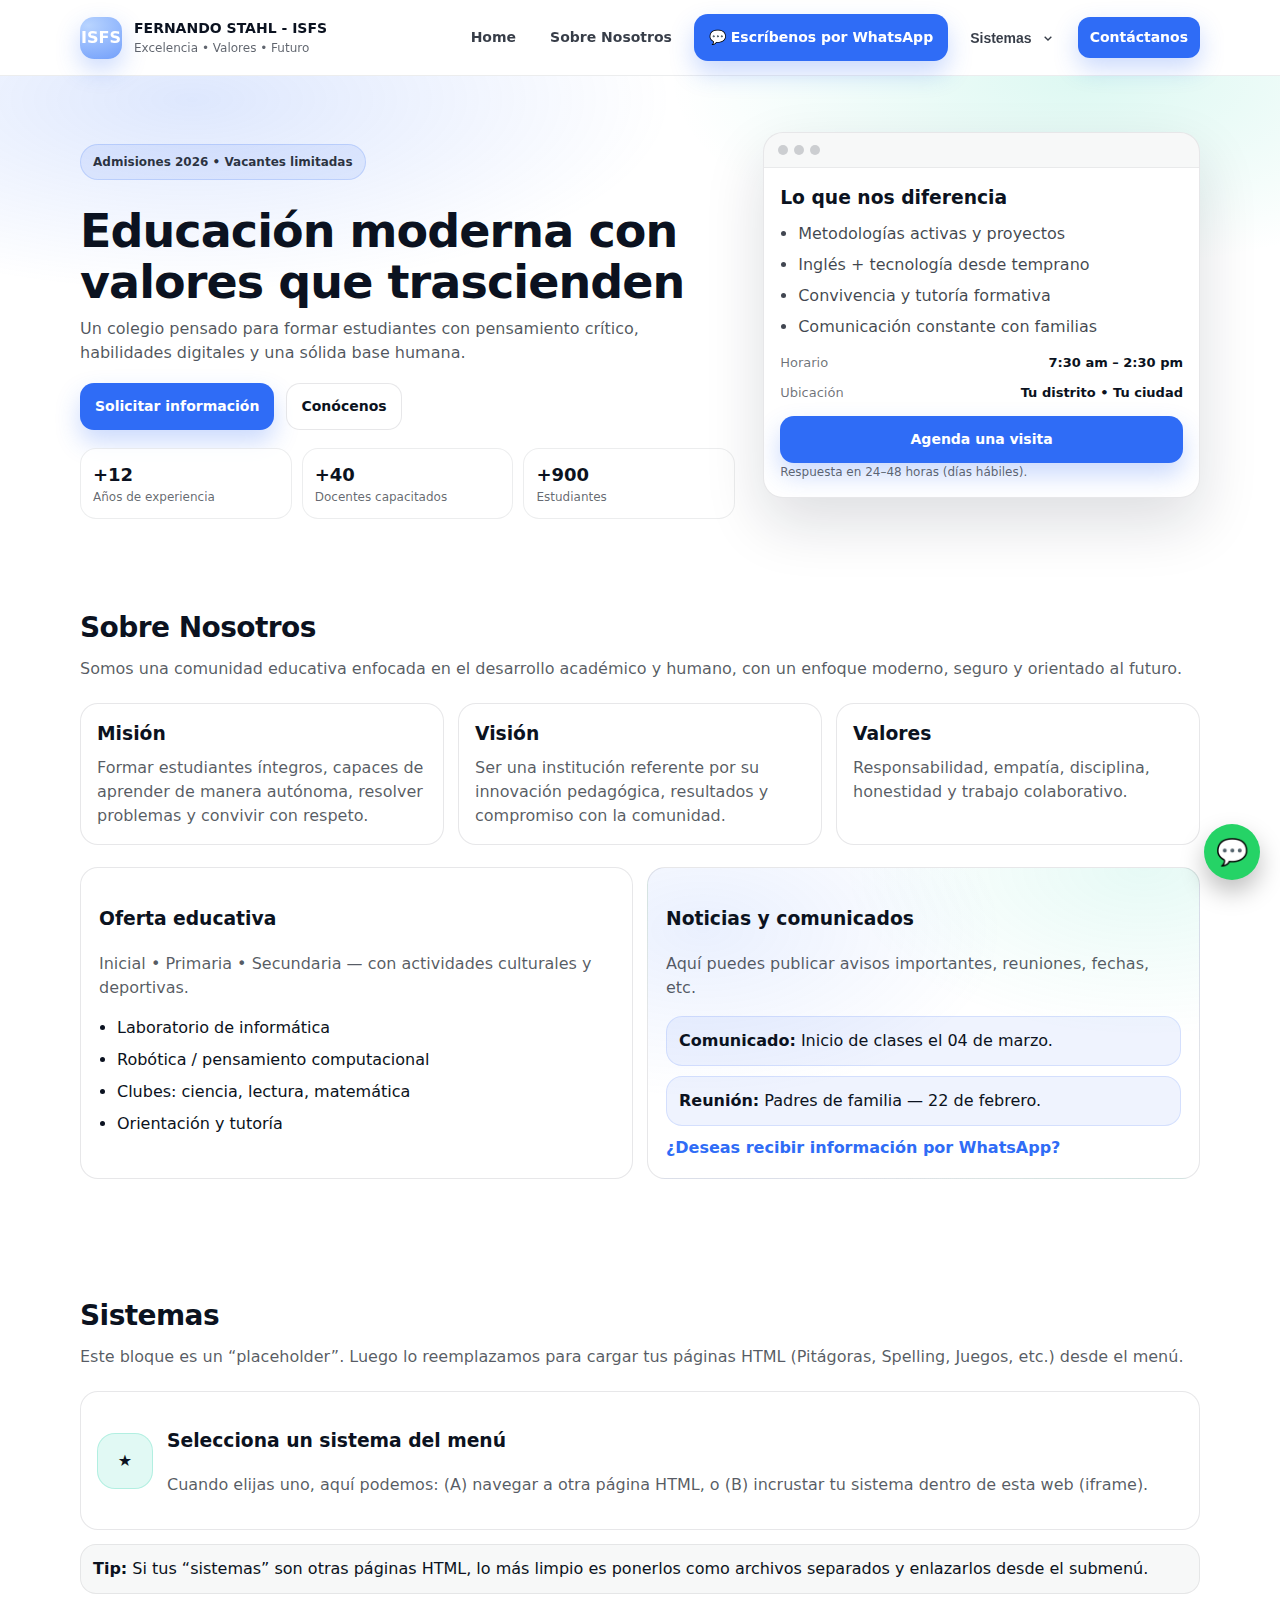
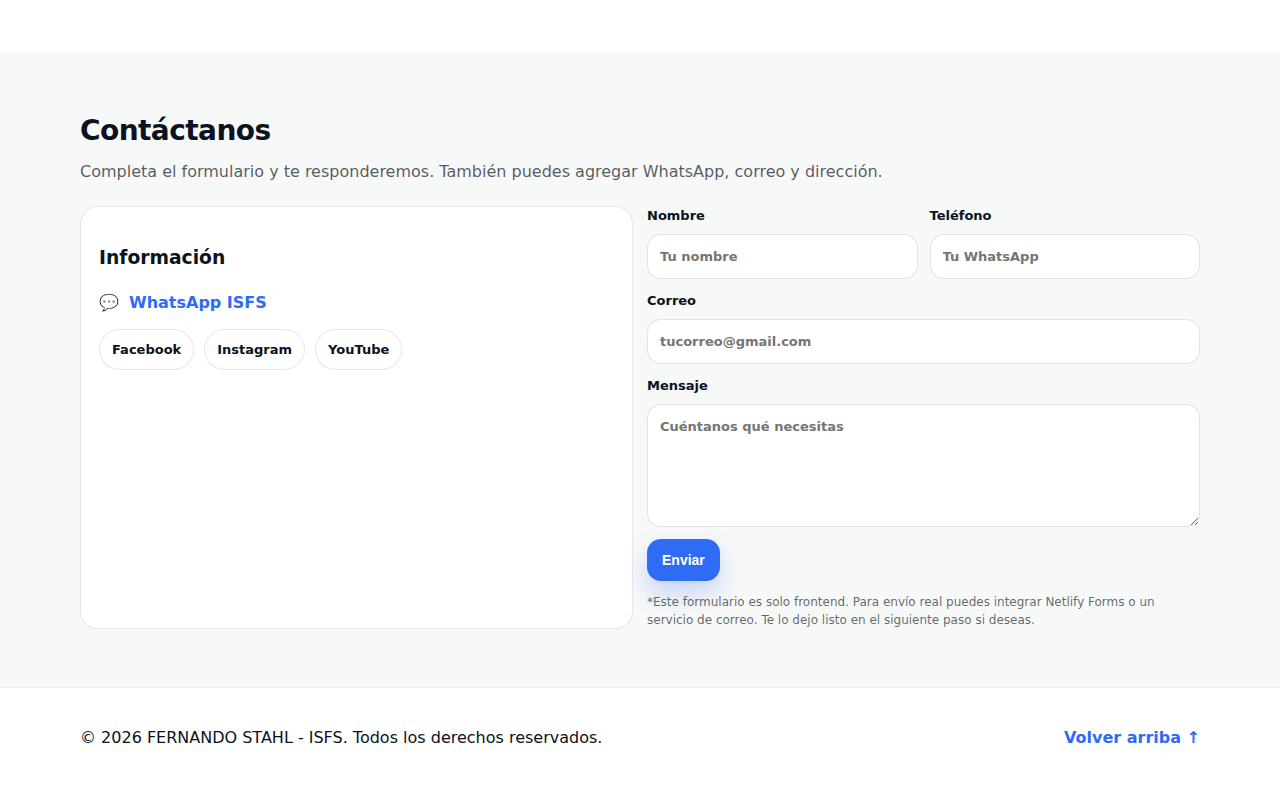
<file: index.html>
<!doctype html>
<html lang="es">
  <head>
    <meta charset="UTF-8" />
    <meta name="viewport" content="width=device-width, initial-scale=1.0" />
    <title>FERNANDO STAHL - ISFS</title>

    <meta name="description" content="Sitio oficial de FERNANDO STAHL - ISFS: formación integral, excelencia académica y valores." />

    <link rel="stylesheet" href="styles.css" />
  </head>

  <body>
    <!-- Header -->
    <header class="header" id="top">
      <div class="container header__inner">
        <a class="brand" href="#home" aria-label="Ir a inicio">
          <div class="brand__logo" aria-hidden="true">ISFS</div>
<div class="brand__text">
  <strong>FERNANDO STAHL - ISFS</strong>
  <span>Excelencia • Valores • Futuro</span>
</div>
        </a>

        <button class="nav__toggle" id="navToggle" aria-label="Abrir menú" aria-expanded="false">
          <span></span><span></span><span></span>
        </button>

        <nav class="nav" id="nav">
          <a class="nav__link" href="#home">Home</a>
          <a class="nav__link" href="#about">Sobre Nosotros</a>
          <a
  href="https://wa.me/51997371687?text=Quiero%20mas%20informacion%20de%20la%20institucion"
  target="_blank"
  rel="noopener"
  class="btn btn--primary"
>
  💬 Escríbenos por WhatsApp
</a>


          <!-- Dropdown: SISTEMAS -->
          <!-- Dropdown: SISTEMAS -->
<div class="dropdown">
  <button class="dropdown__btn" type="button" aria-haspopup="true" aria-expanded="false">
    Sistemas
    <svg width="16" height="16" viewBox="0 0 24 24" aria-hidden="true">
      <path d="M7 10l5 5 5-5" fill="none" stroke="currentColor" stroke-width="2" />
    </svg>
  </button>

  <div class="dropdown__menu" role="menu" aria-label="Submenú de sistemas">
    <a role="menuitem" class="dropdown__item" href="./sistemas/teorema-de-pitagoras/index.html">
      Teorema de Pitágoras
    </a>

    <a role="menuitem" class="dropdown__item" href="./sistemas/spelling-english/index.html">
      Spelling English
    </a>

    <a role="menuitem" class="dropdown__item" href="./sistemas/juegos-matematicos/index.html">
      Juegos Matemáticos
    </a>

    <a role="menuitem" class="dropdown__item" href="./sistemas/sumas-y-restas/index.html">
      Sumas y Restas
    </a>
    <a role="menuitem" class="dropdown__item" href="./sistemas/razones-trigonometricas/index.html">
  Razones Trigonométricas
</a>

    <div class="dropdown__divider" aria-hidden="true"></div>

    <a role="menuitem" class="dropdown__item" href="./index.html#contact">
      Solicitar acceso
    </a>
  </div>
</div>


          <a class="nav__link nav__cta" href="#contact">Contáctanos</a>
        </nav>
      </div>
    </header>

    <main>
      <!-- Hero -->
      <section class="hero" id="home">
        <div class="container hero__grid">
          <div class="hero__content">
            <p class="badge">Admisiones 2026 • Vacantes limitadas</p>
            <h1>Educación moderna con valores que trascienden</h1>
            <p class="lead">
              Un colegio pensado para formar estudiantes con pensamiento crítico,
              habilidades digitales y una sólida base humana.
            </p>
            <div class="hero__actions">
              <a class="btn btn--primary" href="#contact">Solicitar información</a>
              <a class="btn btn--ghost" href="#about">Conócenos</a>
            </div>

            <div class="stats">
              <div class="stat">
                <strong>+12</strong>
                <span>Años de experiencia</span>
              </div>
              <div class="stat">
                <strong>+40</strong>
                <span>Docentes capacitados</span>
              </div>
              <div class="stat">
                <strong>+900</strong>
                <span>Estudiantes</span>
              </div>
            </div>
          </div>

          <div class="hero__card" aria-label="Tarjeta informativa">
            <div class="hero__cardTop">
              <span class="dot"></span><span class="dot"></span><span class="dot"></span>
            </div>
            <div class="hero__cardBody">
              <h3>Lo que nos diferencia</h3>
              <ul class="checklist">
                <li>Metodologías activas y proyectos</li>
                <li>Inglés + tecnología desde temprano</li>
                <li>Convivencia y tutoría formativa</li>
                <li>Comunicación constante con familias</li>
              </ul>

              <div class="mini">
                <div class="mini__item">
                  <span class="mini__label">Horario</span>
                  <span class="mini__value">7:30 am – 2:30 pm</span>
                </div>
                <div class="mini__item">
                  <span class="mini__label">Ubicación</span>
                  <span class="mini__value">Tu distrito • Tu ciudad</span>
                </div>
              </div>

              <a class="btn btn--primary btn--full" href="#contact">Agenda una visita</a>
              <p class="small">Respuesta en 24–48 horas (días hábiles).</p>
            </div>
          </div>
        </div>
      </section>

      <!-- About -->
      <section class="section" id="about">
        <div class="container">
          <div class="section__head">
            <h2>Sobre Nosotros</h2>
            <p>
              Somos una comunidad educativa enfocada en el desarrollo académico y humano,
              con un enfoque moderno, seguro y orientado al futuro.
            </p>
          </div>

          <div class="cards">
            <article class="card">
              <h3>Misión</h3>
              <p>
                Formar estudiantes íntegros, capaces de aprender de manera autónoma,
                resolver problemas y convivir con respeto.
              </p>
            </article>

            <article class="card">
              <h3>Visión</h3>
              <p>
                Ser una institución referente por su innovación pedagógica, resultados
                y compromiso con la comunidad.
              </p>
            </article>

            <article class="card">
              <h3>Valores</h3>
              <p>
                Responsabilidad, empatía, disciplina, honestidad y trabajo colaborativo.
              </p>
            </article>
          </div>

          <div class="grid2">
            <div class="panel">
              <h3>Oferta educativa</h3>
              <p class="muted">
                Inicial • Primaria • Secundaria — con actividades culturales y deportivas.
              </p>
              <ul class="bullets">
                <li>Laboratorio de informática</li>
                <li>Robótica / pensamiento computacional</li>
                <li>Clubes: ciencia, lectura, matemática</li>
                <li>Orientación y tutoría</li>
              </ul>
            </div>

            <div class="panel panel--soft">
              <h3>Noticias y comunicados</h3>
              <p class="muted">
                Aquí puedes publicar avisos importantes, reuniones, fechas, etc.
              </p>
              <div class="notice">
                <strong>Comunicado:</strong> Inicio de clases el 04 de marzo.
              </div>
              <div class="notice">
                <strong>Reunión:</strong> Padres de familia — 22 de febrero.
              </div>
              <a class="link" href="#contact">¿Deseas recibir información por WhatsApp?</a>
            </div>
          </div>
        </div>
      </section>

      <!-- SISTEMAS (placeholder) -->
      <section class="section" id="sistemas">
        <div class="container">
          <div class="section__head">
            <h2>Sistemas</h2>
            <p>
              Este bloque es un “placeholder”. Luego lo reemplazamos para cargar tus
              páginas HTML (Pitágoras, Spelling, Juegos, etc.) desde el menú.
            </p>
          </div>

          <div class="systemBox" id="systemBox">
            <div class="systemBox__icon">★</div>
            <div>
              <h3 id="systemTitle">Selecciona un sistema del menú</h3>
              <p class="muted" id="systemDesc">
                Cuando elijas uno, aquí podemos:
                (A) navegar a otra página HTML, o
                (B) incrustar tu sistema dentro de esta web (iframe).
              </p>
            </div>
          </div>

          <div class="hint">
            <strong>Tip:</strong> Si tus “sistemas” son otras páginas HTML, lo más limpio es
            ponerlos como archivos separados y enlazarlos desde el submenú.
          </div>
        </div>
      </section>

      <!-- Contact -->
      <section class="section section--alt" id="contact">
        <div class="container">
          <div class="section__head">
            <h2>Contáctanos</h2>
            <p>
              Completa el formulario y te responderemos. También puedes agregar WhatsApp,
              correo y dirección.
            </p>
          </div>

          <div class="grid2">
            <div class="panel">
              <h3>Información</h3>
              <ul class="info">
                <li>
  <span>💬</span>
  <a
    href="https://wa.me/51997371687?text=Quiero%20mas%20informacion%20de%20la%20institucion"
    target="_blank"
    rel="noopener"
    class="link"
  >
    WhatsApp ISFS
  </a>
</li>

              </ul>

              <div class="social">
                <a class="pill" href="#" aria-label="Facebook">Facebook</a>
                <a class="pill" href="#" aria-label="Instagram">Instagram</a>
                <a class="pill" href="#" aria-label="YouTube">YouTube</a>
              </div>
            </div>

            <form class="form" id="contactForm" novalidate>
              <div class="form__row">
                <label>
                  Nombre
                  <input type="text" name="name" placeholder="Tu nombre" required />
                </label>
                <label>
                  Teléfono
                  <input type="tel" name="phone" placeholder="Tu WhatsApp" />
                </label>
              </div>

              <label>
                Correo
                <input type="email" name="email" placeholder="tucorreo@gmail.com" required />
              </label>

              <label>
                Mensaje
                <textarea name="message" rows="5" placeholder="Cuéntanos qué necesitas" required></textarea>
              </label>

              <div class="form__actions">
                <button class="btn btn--primary" type="submit">Enviar</button>
                <p class="small" id="formMsg" aria-live="polite"></p>
              </div>

              <p class="small muted">
                *Este formulario es solo frontend. Para envío real puedes integrar Netlify Forms
                o un servicio de correo. Te lo dejo listo en el siguiente paso si deseas.
              </p>
            </form>
          </div>
        </div>
      </section>
    </main>

    <!-- Footer -->
    <footer class="footer">
      <div class="container footer__inner">
        <p>© <span id="year"></span> FERNANDO STAHL - ISFS. Todos los derechos reservados.</p>
        <a class="link" href="#top">Volver arriba ↑</a>
      </div>
    </footer>

    <script src="app.js"></script>
    <a
  href="https://wa.me/51997371687?text=Quiero%20mas%20informacion%20de%20la%20institucion"
  target="_blank"
  rel="noopener"
  class="whatsapp-float"
  aria-label="WhatsApp ISFS"
>
  💬
</a>

  </body>
</html>
</file>
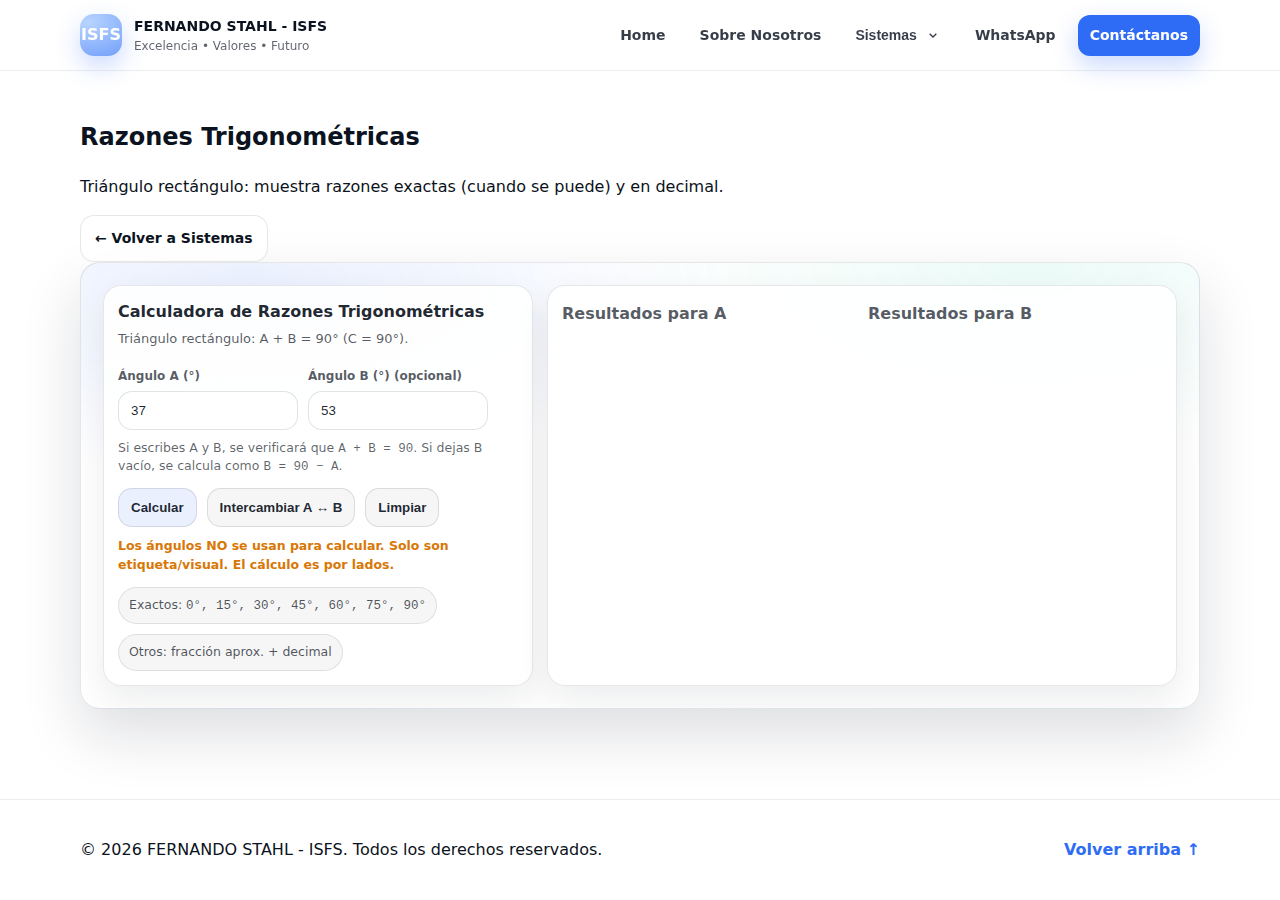
<file: sistemas/razones-trigonometricas/index.html>
<!doctype html>
<html lang="es">
<head>
  <meta charset="utf-8" />
  <meta name="viewport" content="width=device-width,initial-scale=1" />
  <title>Razones Trigonométricas | FERNANDO STAHL - ISFS</title>

  <!-- Estilos del colegio -->
  <link rel="stylesheet" href="../../styles.css" />
  <!-- Layout compartido -->
  <link rel="stylesheet" href="../../shared/site-layout.css" />
  <!-- Estilos del sistema -->
  <link rel="stylesheet" href="./styles.css" />
</head>

<body>
  <div class="pageShell">
    <!-- Header ISFS -->
    <header class="header" id="top">
      <div class="container header__inner">
        <a class="brand" href="../../index.html#home" aria-label="Ir a inicio">
          <div class="brand__logo" aria-hidden="true">ISFS</div>
          <div class="brand__text">
            <strong>FERNANDO STAHL - ISFS</strong>
            <span>Excelencia • Valores • Futuro</span>
          </div>
        </a>

        <button class="nav__toggle" id="navToggle" aria-label="Abrir menú" aria-expanded="false">
          <span></span><span></span><span></span>
        </button>

        <nav class="nav" id="nav">
          <a class="nav__link" href="../../index.html#home">Home</a>
          <a class="nav__link" href="../../index.html#about">Sobre Nosotros</a>

          <!-- Dropdown Sistemas -->
          <div class="dropdown">
            <button class="dropdown__btn" type="button" aria-haspopup="true" aria-expanded="false">
              Sistemas
              <svg width="16" height="16" viewBox="0 0 24 24" aria-hidden="true">
                <path d="M7 10l5 5 5-5" fill="none" stroke="currentColor" stroke-width="2" />
              </svg>
            </button>

            <div class="dropdown__menu" role="menu" aria-label="Submenú de sistemas">
              <a role="menuitem" class="dropdown__item" href="../teorema-de-pitagoras/index.html">Teorema de Pitágoras</a>
              <a role="menuitem" class="dropdown__item" href="../spelling-english/index.html">Spelling English</a>

              <!-- ✅ NUEVO -->
              <a role="menuitem" class="dropdown__item" href="../razones-trigonometricas/index.html">Razones Trigonométricas</a>

              <a role="menuitem" class="dropdown__item" href="../juegos-matematicos/index.html">Juegos Matemáticos</a>
              <a role="menuitem" class="dropdown__item" href="../sumas-y-restas/index.html">Sumas y Restas</a>

              <div class="dropdown__divider" aria-hidden="true"></div>
              <a role="menuitem" class="dropdown__item" href="../../index.html#contact">Solicitar acceso</a>
            </div>
          </div>

          <a class="nav__link" href="https://wa.me/51997371687?text=Quiero%20mas%20informacion%20de%20la%20institucion" target="_blank" rel="noopener">
            WhatsApp
          </a>

          <a class="nav__link nav__cta" href="../../index.html#contact">Contáctanos</a>
        </nav>
      </div>
    </header>

    <!-- Contenido -->
    <main class="pageMain">
      <div class="systemContainer">
        <div class="systemTopBar">
          <div>
            <h2 class="systemTitle">Razones Trigonométricas</h2>
            <p class="systemSubtitle">Triángulo rectángulo: muestra razones exactas (cuando se puede) y en decimal.</p>
          </div>

          <a class="btn btn--ghost" href="../../index.html#sistemas">← Volver a Sistemas</a>
        </div>

        <div class="systemFrame systemFrame--light">
          <div class="systemInner">
            <!-- Sistema -->
            <div class="rtWrap">
              <div class="rtGrid">
                <section class="rtCard">
                  <div class="rtTitle">
                    <h3>Calculadora de Razones Trigonométricas</h3>
                    <p>Triángulo rectángulo: A + B = 90° (C = 90°).</p>
                  </div>

                  <div class="rtRow">
                    <div>
                      <label for="a">Ángulo A (°)</label>
                      <input id="a" type="number" step="0.0001" value="37" min="0" max="90" />
                    </div>
                    <div>
                      <label for="b">Ángulo B (°) (opcional)</label>
                      <input id="b" type="number" step="0.0001" value="53" min="0" max="90" />
                    </div>
                  </div>

                  <div class="rtSmall">
                    Si escribes A y B, se verificará que <span class="mono">A + B = 90</span>.  
                    Si dejas B vacío, se calcula como <span class="mono">B = 90 − A</span>.
                  </div>

                  <div class="rtBtns">
                    <button id="calc" type="button">Calcular</button>
                    <button id="swap" type="button" class="secondary">Intercambiar A ↔ B</button>
                    <button id="clear" type="button" class="secondary">Limpiar</button>
                  </div>

                  <div class="rtStatus" id="status"></div>

                  <div class="rtKpi">
                    <div class="chip">Exactos: <span class="mono">0°, 15°, 30°, 45°, 60°, 75°, 90°</span></div>
                    <div class="chip">Otros: fracción aprox. + decimal</div>
                  </div>
                </section>

                <section class="rtCard">
                  <div class="rtSplit">
                    <div>
                      <div class="mutedHead">Resultados para A</div>
                      <div id="outA"></div>
                    </div>
                    <div>
                      <div class="mutedHead">Resultados para B</div>
                      <div id="outB"></div>
                    </div>
                  </div>
                </section>
              </div>
            </div>
            <!-- /Sistema -->
          </div>
        </div>
      </div>
    </main>

    <!-- Footer -->
    <footer class="footer">
      <div class="container footer__inner">
        <p>© <span id="year"></span> FERNANDO STAHL - ISFS. Todos los derechos reservados.</p>
        <a class="link" href="#top">Volver arriba ↑</a>
      </div>
    </footer>
  </div>

  <!-- Navbar -->
  <script src="../../shared/site-layout.js"></script>
  <script>
    document.getElementById("year").textContent = new Date().getFullYear();
  </script>

  <!-- JS del sistema -->
  <script src="./app.js"></script>
</body>
</html>
</file>
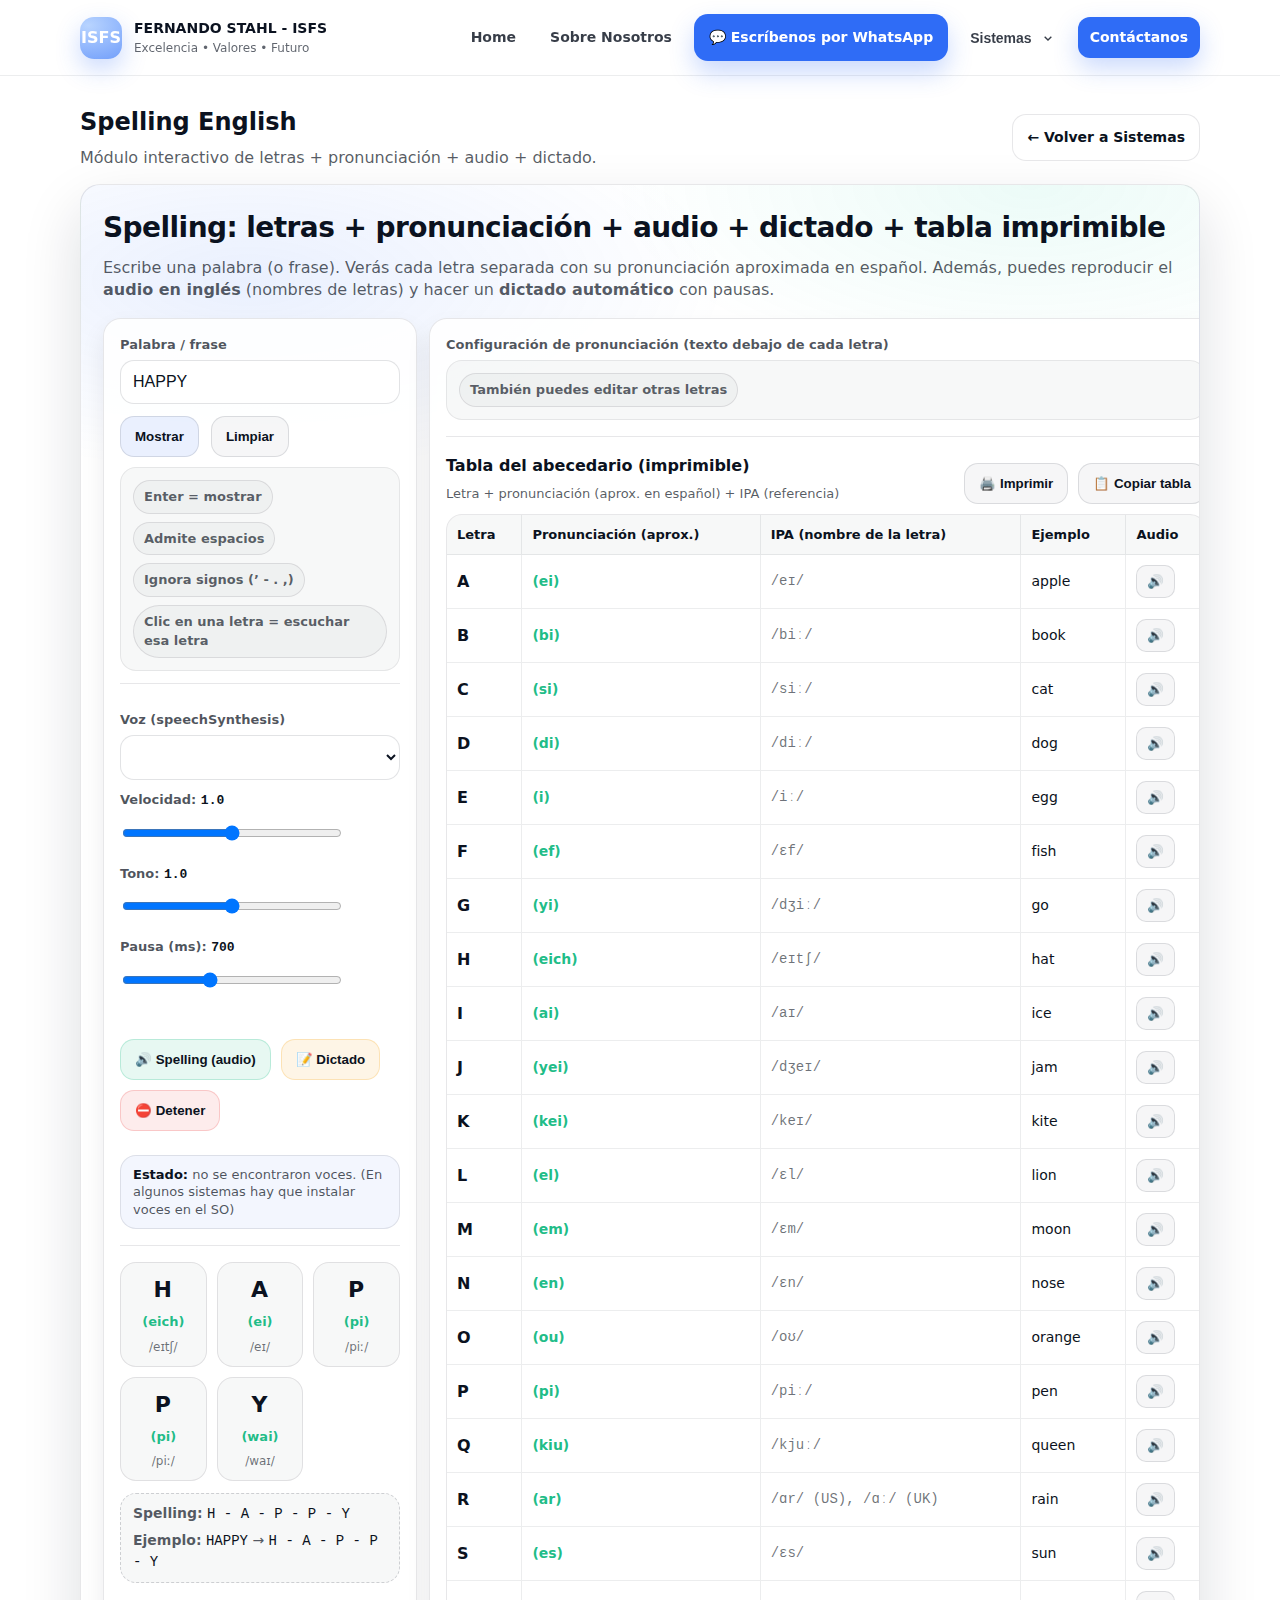
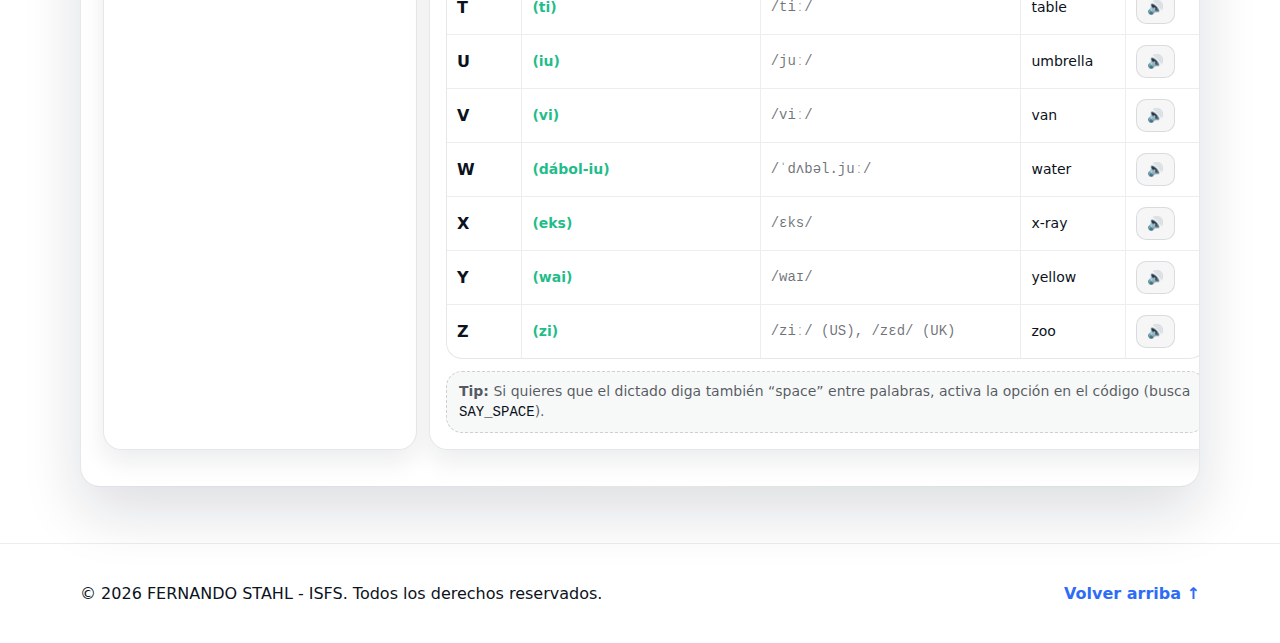
<file: sistemas/spelling-english/index.html>
<!doctype html>
<html lang="es">
<head>
  <meta charset="utf-8" />
  <meta name="viewport" content="width=device-width,initial-scale=1" />
  <title>Spelling English | FERNANDO STAHL - ISFS</title>


  <!-- Estilos del colegio -->
  <link rel="stylesheet" href="../../styles.css" />
  <!-- Estilos puente para integrar páginas -->
  <link rel="stylesheet" href="../../shared/site-layout.css" />
  <!-- Estilos del sistema -->
  <link rel="stylesheet" href="./styles.css" />
</head>

<body>
  <div class="pageShell">
    <!-- Header del colegio -->
    <header class="header" id="top">
      <div class="container header__inner">
        <a class="brand" href="../../index.html#home" aria-label="Ir a inicio">
          <div class="brand__logo" aria-hidden="true">ISFS</div>
<div class="brand__text">
  <strong>FERNANDO STAHL - ISFS</strong>
  <span>Excelencia • Valores • Futuro</span>
</div>

        </a>

        <button class="nav__toggle" id="navToggle" aria-label="Abrir menú" aria-expanded="false">
          <span></span><span></span><span></span>
        </button>

        <nav class="nav" id="nav">
          <a class="nav__link" href="../../index.html#home">Home</a>
          <a class="nav__link" href="../../index.html#about">Sobre Nosotros</a>
          <a
  href="https://wa.me/51997371687?text=Quiero%20mas%20informacion%20de%20la%20institucion"
  target="_blank"
  rel="noopener"
  class="btn btn--primary"
>
  💬 Escríbenos por WhatsApp
</a>


          <!-- Dropdown: SISTEMAS -->
          <div class="dropdown">
            <button class="dropdown__btn" type="button" aria-haspopup="true" aria-expanded="false">
              Sistemas
              <svg width="16" height="16" viewBox="0 0 24 24" aria-hidden="true">
                <path d="M7 10l5 5 5-5" fill="none" stroke="currentColor" stroke-width="2" />
              </svg>
            </button>

            <div class="dropdown__menu" role="menu" aria-label="Submenú de sistemas">
              <a role="menuitem" class="dropdown__item" href="../teorema-de-pitagoras/index.html">
                Teorema de Pitágoras
              </a>

              <a role="menuitem" class="dropdown__item" href="../spelling-english/index.html">
                Spelling English
              </a>

              <a role="menuitem" class="dropdown__item" href="../juegos-matematicos/index.html">
                Juegos Matemáticos
              </a>

              <a role="menuitem" class="dropdown__item" href="../sumas-y-restas/index.html">
                Sumas y Restas
              </a>
              <a role="menuitem" class="dropdown__item" href="../razones-trigonometricas/index.html">
  Razones Trigonométricas
</a>

              <div class="dropdown__divider" aria-hidden="true"></div>

              <a role="menuitem" class="dropdown__item" href="../../index.html#contact">
                Solicitar acceso
              </a>
            </div>
          </div>

          <a class="nav__link nav__cta" href="../../index.html#contact">Contáctanos</a>
        </nav>
      </div>
    </header>

    <!-- Contenido -->
    <main class="pageMain">
      <div class="systemContainer">
        <div style="display:flex; justify-content:space-between; align-items:center; gap:12px; flex-wrap:wrap; margin: 0 0 14px;">
          <div>
            <h2 style="margin:0;">Spelling English</h2>
            <p style="margin:6px 0 0; color: rgba(11,18,32,0.70);">
              Módulo interactivo de letras + pronunciación + audio + dictado.
            </p>
          </div>

          <a class="btn btn--ghost" href="../../index.html#sistemas">← Volver a Sistemas</a>
        </div>

        <!-- Frame para contener tu sistema -->
        <div class="systemFrame systemFrame--light">
  <div class="systemInner">
    <div class="wrap">
            <h1>Spelling: letras + pronunciación + audio + dictado + tabla imprimible</h1>
            <p>
              Escribe una palabra (o frase). Verás cada letra separada con su pronunciación aproximada en español.
              Además, puedes reproducir el <b>audio en inglés</b> (nombres de letras) y hacer un <b>dictado automático</b> con pausas.
            </p>

            <div class="two">
              <div class="card">
                <div class="row">
                  <div style="flex:1; min-width:260px;">
                    <label for="word">Palabra / frase</label>
                    <input id="word" type="text" placeholder="Ej: HAPPY" autocomplete="off" />
                  </div>

                  <div>
                    <button id="btnShow">Mostrar</button>
                  </div>
                  <div>
                    <button id="btnClear" class="secondary">Limpiar</button>
                  </div>
                </div>

                <div class="hint">
                  <span class="pill">Enter = mostrar</span>
                  <span class="pill">Admite espacios</span>
                  <span class="pill">Ignora signos (’ - . ,)</span>
                  <span class="pill">Clic en una letra = escuchar esa letra</span>
                </div>

                <div class="controls">
                  <div class="mini">
                    <div>
                      <label for="voice">Voz (speechSynthesis)</label>
                      <select id="voice"></select>
                    </div>

                    <div class="rangeWrap">
                      <label for="rate">Velocidad: <span id="rateLabel" class="mono">1.0</span></label>
                      <input id="rate" type="range" min="0.6" max="1.4" value="1.0" step="0.1" />
                    </div>

                    <div class="rangeWrap">
                      <label for="pitch">Tono: <span id="pitchLabel" class="mono">1.0</span></label>
                      <input id="pitch" type="range" min="0.7" max="1.3" value="1.0" step="0.1" />
                    </div>

                    <div class="rangeWrap">
                      <label for="pause">Pausa (ms): <span id="pauseLabel" class="mono">700</span></label>
                      <input id="pause" type="range" min="250" max="1400" value="700" step="50" />
                    </div>
                  </div>

                  <div class="mini">
                    <button id="btnSpeakWord" class="good" title="Dice el spelling (A, B, C...)">🔊 Spelling (audio)</button>
                    <button id="btnDictation" class="warn" title="Dictado automático con resaltado y pausas">📝 Dictado</button>
                    <button id="btnStop" class="danger" title="Detener audio/dictado">⛔ Detener</button>
                  </div>
                </div>

                <div id="status" class="status">
                  <b>Estado:</b> listo. (Si no aparecen voces, espera 1–2 segundos; algunos navegadores cargan las voces con retraso.)
                </div>

                <div class="result" id="result" aria-live="polite"></div>
              </div>

              <div class="card">
                <div class="row" style="align-items:flex-end;">
                  <div style="flex:1; min-width:260px;">
                    <label>Configuración de pronunciación (texto debajo de cada letra)</label>
                    <div class="hint" style="margin-top:0;">
                      <span class="pill">También puedes editar otras letras</span>
                    </div>
                  </div>
                </div>

                <div class="result">
                  <div style="display:flex; justify-content:space-between; align-items:center; gap:10px; flex-wrap:wrap;">
                    <div>
                      <h3 style="margin:0 0 6px; font-size:16px;">Tabla del abecedario (imprimible)</h3>
                      <div style="color:var(--muted); font-size:13px;">Letra + pronunciación (aprox. en español) + IPA (referencia)</div>
                    </div>
                    <div class="printBar">
                      <button id="btnPrint" class="secondary">🖨️ Imprimir</button>
                      <button id="btnCopyTable" class="secondary" title="Copia como texto">📋 Copiar tabla</button>
                    </div>
                  </div>

                  <div class="tableWrap" style="margin-top:10px;">
                    <table id="alphaTable" aria-label="Tabla del abecedario">
                      <thead>
                        <tr>
                          <th>Letra</th>
                          <th>Pronunciación (aprox.)</th>
                          <th>IPA (nombre de la letra)</th>
                          <th>Ejemplo</th>
                          <th>Audio</th>
                        </tr>
                      </thead>
                      <tbody id="alphaBody"></tbody>
                    </table>
                  </div>

                  <div class="inline" style="margin-top:12px;">
                    <b>Tip:</b> Si quieres que el dictado diga también “space” entre palabras, activa la opción en el código (busca <span class="mono">SAY_SPACE</span>).
                  </div>
                </div>
              </div>
            </div>
          </div>
          </div>
          <!-- /Tu sistema -->
        </div>
      </div>
    </main>

    <!-- Footer del colegio (mismo estilo que tu index principal) -->
    <footer class="footer">
      <div class="container footer__inner">
        <p>© <span id="year"></span> FERNANDO STAHL - ISFS. Todos los derechos reservados.</p>
        <a class="link" href="#top">Volver arriba ↑</a>
      </div>
    </footer>
  </div>

  <!-- JS para navbar/dropdown -->
  <script src="../../shared/site-layout.js"></script>
  <!-- Año en footer -->
  <script>
    document.getElementById("year").textContent = new Date().getFullYear();
  </script>

  <!-- JS del sistema -->
  <script src="./app.js"></script>
</body>
</html>
</file>
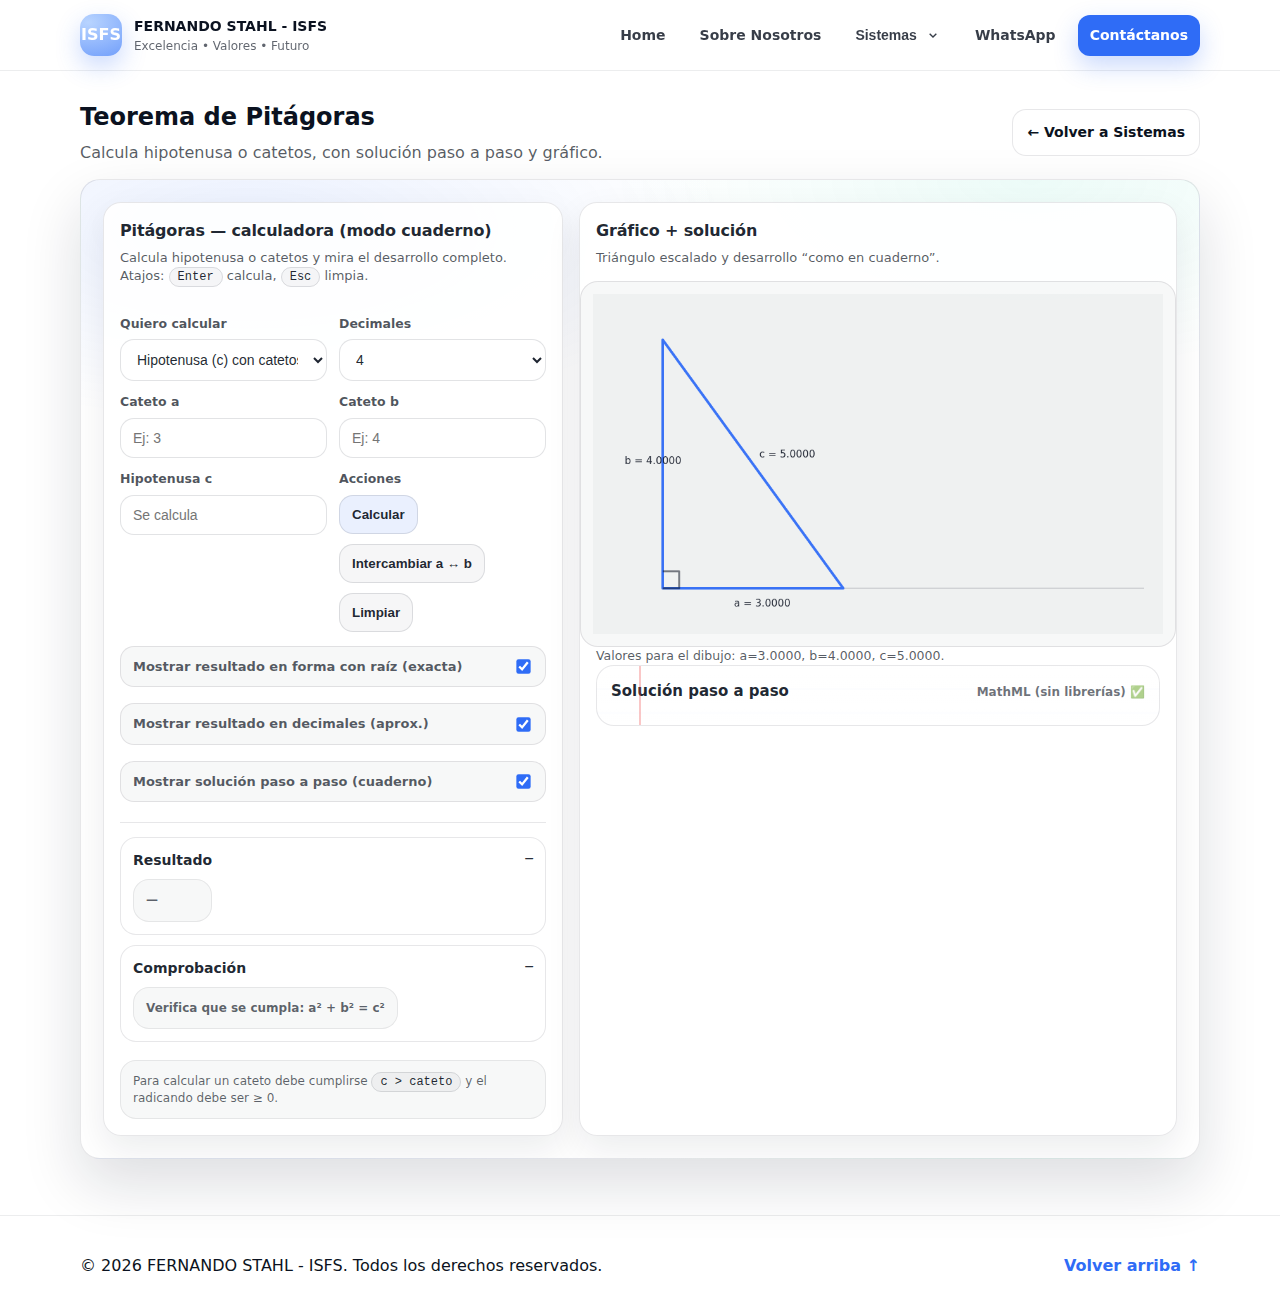
<file: sistemas/teorema-de-pitagoras/index.html>
<!doctype html>
<html lang="es">
<head>
  <meta charset="utf-8" />
  <meta name="viewport" content="width=device-width,initial-scale=1" />
  <title>Teorema de Pitágoras | FERNANDO STAHL - ISFS</title>

  <!-- Estilos del sitio principal -->
  <link rel="stylesheet" href="../../styles.css" />
  <!-- Estilos puente (layout sistemas) -->
  <link rel="stylesheet" href="../../shared/site-layout.css" />
  <!-- Estilos del sistema -->
  <link rel="stylesheet" href="./styles.css" />
</head>

<body>
  <div class="pageShell">
    <!-- Header del colegio -->
    <header class="header" id="top">
      <div class="container header__inner">
        <a class="brand" href="../../index.html#home" aria-label="Ir a inicio">
          <div class="brand__logo" aria-hidden="true">ISFS</div>
          <div class="brand__text">
            <strong>FERNANDO STAHL - ISFS</strong>
            <span>Excelencia • Valores • Futuro</span>
          </div>
        </a>

        <button class="nav__toggle" id="navToggle" aria-label="Abrir menú" aria-expanded="false">
          <span></span><span></span><span></span>
        </button>

        <nav class="nav" id="nav">
          <a class="nav__link" href="../../index.html#home">Home</a>
          <a class="nav__link" href="../../index.html#about">Sobre Nosotros</a>

          <div class="dropdown">
            <button class="dropdown__btn" type="button" aria-haspopup="true" aria-expanded="false">
              Sistemas
              <svg width="16" height="16" viewBox="0 0 24 24" aria-hidden="true">
                <path d="M7 10l5 5 5-5" fill="none" stroke="currentColor" stroke-width="2" />
              </svg>
            </button>

            <div class="dropdown__menu" role="menu" aria-label="Submenú de sistemas">
              <a role="menuitem" class="dropdown__item" href="../teorema-de-pitagoras/index.html">Teorema de Pitágoras</a>
              <a role="menuitem" class="dropdown__item" href="../spelling-english/index.html">Spelling English</a>
              <a role="menuitem" class="dropdown__item" href="../juegos-matematicos/index.html">Juegos Matemáticos</a>
              <a role="menuitem" class="dropdown__item" href="../sumas-y-restas/index.html">Sumas y Restas</a>
              <a role="menuitem" class="dropdown__item" href="../razones-trigonometricas/index.html">
  Razones Trigonométricas
</a>

              <div class="dropdown__divider" aria-hidden="true"></div>

              <a role="menuitem" class="dropdown__item" href="../../index.html#contact">Solicitar acceso</a>
            </div>
          </div>

          <a class="nav__link" href="https://wa.me/51997371687?text=Quiero%20mas%20informacion%20de%20la%20institucion" target="_blank" rel="noopener">
            WhatsApp
          </a>

          <a class="nav__link nav__cta" href="../../index.html#contact">Contáctanos</a>
        </nav>
      </div>
    </header>

    <!-- Contenido -->
    <main class="pageMain">
      <div class="systemContainer">
        <div class="systemTopBar">
          <div>
            <h2 class="systemTitle">Teorema de Pitágoras</h2>
            <p class="systemSubtitle">Calcula hipotenusa o catetos, con solución paso a paso y gráfico.</p>
          </div>

          <a class="btn btn--ghost" href="../../index.html#sistemas">← Volver a Sistemas</a>
        </div>

        <div class="systemFrame systemFrame--light">
          <div class="systemInner">
            <!-- Sistema -->
            <div class="pWrap">
              <!-- Panel izquierdo -->
              <section class="pCard">
                <header class="pHeader">
                  <h3 class="pH3">Pitágoras — calculadora (modo cuaderno)</h3>
                  <p class="pSub">
                    Calcula hipotenusa o catetos y mira el desarrollo completo.
                    Atajos: <span class="kbd">Enter</span> calcula, <span class="kbd">Esc</span> limpia.
                  </p>
                </header>

                <div class="pContent">
                  <div class="row">
                    <div>
                      <label for="mode">Quiero calcular</label>
                      <select id="mode">
                        <option value="hyp">Hipotenusa (c) con catetos (a, b)</option>
                        <option value="catA">Cateto a con (c, b)</option>
                        <option value="catB">Cateto b con (c, a)</option>
                      </select>
                    </div>
                    <div>
                      <label for="decimals">Decimales</label>
                      <select id="decimals">
                        <option value="2">2</option>
                        <option value="3">3</option>
                        <option value="4" selected>4</option>
                        <option value="6">6</option>
                      </select>
                    </div>
                  </div>

                  <div class="row mt12">
                    <div>
                      <label for="a">Cateto a</label>
                      <input id="a" type="number" inputmode="decimal" step="any" min="0" placeholder="Ej: 3" />
                    </div>
                    <div>
                      <label for="b">Cateto b</label>
                      <input id="b" type="number" inputmode="decimal" step="any" min="0" placeholder="Ej: 4" />
                    </div>
                  </div>

                  <div class="row mt12">
                    <div>
                      <label for="c">Hipotenusa c</label>
                      <input id="c" type="number" inputmode="decimal" step="any" min="0" placeholder="Ej: 5" />
                    </div>
                    <div>
                      <label>Acciones</label>
                      <div class="controls">
                        <button id="btnCalc" type="button">Calcular</button>
                        <button id="btnSwap" class="ghost" type="button">Intercambiar a ↔ b</button>
                        <button id="btnClear" class="ghost" type="button">Limpiar</button>
                      </div>
                    </div>
                  </div>

                  <div class="toggles">
                    <label class="toggle">
                      <span>Mostrar resultado en forma con raíz (exacta)</span>
                      <input id="showRadical" type="checkbox" checked />
                    </label>

                    <label class="toggle">
                      <span>Mostrar resultado en decimales (aprox.)</span>
                      <input id="showDecimal" type="checkbox" checked />
                    </label>

                    <label class="toggle">
                      <span>Mostrar solución paso a paso (cuaderno)</span>
                      <input id="showSteps" type="checkbox" checked />
                    </label>
                  </div>

                  <div id="error" class="error" role="alert"></div>

                  <div class="out">
                    <div class="pill">
                      <div>
                        <strong>Resultado</strong>
                        <div class="hint" id="resultHint">—</div>
                      </div>
                      <div class="rhs" id="resultValue">—</div>
                    </div>

                    <div class="pill">
                      <div>
                        <strong>Comprobación</strong>
                        <div class="hint">Verifica que se cumpla: a² + b² = c²</div>
                      </div>
                      <div class="rhs" id="checkValue">—</div>
                    </div>

                    <div class="hint">
                      Para calcular un cateto debe cumplirse <span class="kbd">c &gt; cateto</span> y el radicando debe ser ≥ 0.
                    </div>
                  </div>
                </div>
              </section>

              <!-- Panel derecho -->
              <section class="pCard">
                <header class="pHeader">
                  <h3 class="pH3">Gráfico + solución</h3>
                  <p class="pSub">Triángulo escalado y desarrollo “como en cuaderno”.</p>
                </header>

                <div class="canvasWrap">
                  <canvas id="cv" width="900" height="520"></canvas>
                </div>

                <div class="legend" id="legend">—</div>

                <div class="notebook" id="stepsBox">
                  <div class="nbTitle">
                    <div>Solución paso a paso</div>
                    <small>MathML (sin librerías) ✅</small>
                  </div>
                  <ol class="steps" id="stepsList"></ol>
                  <div class="stepNote" id="stepsNote"></div>
                </div>
              </section>
            </div>
            <!-- /Sistema -->
          </div>
        </div>
      </div>
    </main>

    <!-- Footer del colegio -->
    <footer class="footer">
      <div class="container footer__inner">
        <p>© <span id="year"></span> FERNANDO STAHL - ISFS. Todos los derechos reservados.</p>
        <a class="link" href="#top">Volver arriba ↑</a>
      </div>
    </footer>
  </div>

  <!-- JS navbar/dropdown -->
  <script src="../../shared/site-layout.js"></script>
  <script>
    document.getElementById("year").textContent = new Date().getFullYear();
  </script>

  <!-- JS del sistema -->
  <script src="./app.js"></script>
</body>
</html>
</file>
<file: shared/site-layout.css>
/* Integra páginas de sistemas con el header/footer del colegio */
.pageShell {
  min-height: 100vh;
  display: flex;
  flex-direction: column;
}

.pageMain {
  flex: 1;
  padding: 28px 0 56px;
}

/* Contenedor para que el sistema no se pegue a los bordes */
.systemContainer {
  width: min(1120px, 92%);
  margin: 0 auto;
}

/* “Tarjeta” para que el sistema se vea pro dentro del sitio */
.systemFrame {
  border-radius: 18px;
  overflow: hidden;
  border: 1px solid rgba(15, 23, 42, 0.10);
  background: rgba(255,255,255,0.8);
}

/* Integra páginas de sistemas con el header/footer del colegio */
.pageShell {
  min-height: 100vh;
  display: flex;
  flex-direction: column;
}

.pageMain {
  flex: 1;
  padding: 28px 0 56px;
}

.systemContainer {
  width: min(1120px, 92%);
  margin: 0 auto;
}

/* Frame con estilo del sitio principal */
.systemFrame{
  border-radius: 20px;
  overflow: visible; /* ✅ permite scroll interno horizontal */
  border: 1px solid rgba(15, 23, 42, 0.10);
  background: white;
  box-shadow: 0 25px 60px rgba(15,23,42,0.14);
}

/* Mantenemos el borde redondeado aquí (solo visual) */
.systemInner{
  border-radius: 20px;
  overflow: hidden;
}

.systemFrame--light{
  background:
    radial-gradient(800px 320px at 15% 5%, rgba(47,108,246,0.10), transparent 60%),
    radial-gradient(700px 320px at 85% 0%, rgba(12,206,161,0.08), transparent 60%),
    white;
}

.systemInner{
  padding: 18px;
}

@media (min-width: 920px){
  .systemInner{ padding: 22px; }
}

/* ===== FIX SCROLL EN MÓVIL (páginas de sistemas) ===== */
html, body{
  height: auto !important;
  min-height: 100% !important;
}

body{
  overflow-y: auto !important;
  overflow-x: hidden !important;
  -webkit-overflow-scrolling: touch;
}

.pageShell{
  min-height: 100dvh;
}

.pageMain{
  overflow: visible !important;
}
</file>
<file: sistemas/razones-trigonometricas/styles.css>
/* ===== Razones Trigonométricas - estilo claro acorde ISFS ===== */

.rtWrap{
  width: min(1100px, 100%);
  margin: 0 auto;
}

.rtGrid{
  display:grid;
  grid-template-columns: 1fr;
  gap: 14px;
}

@media (min-width: 980px){
  .rtGrid{ grid-template-columns: 430px 1fr; }
}

.rtCard{
  background: rgba(255,255,255,0.88);
  border: 1px solid rgba(15,23,42,0.10);
  border-radius: 18px;
  box-shadow: 0 14px 35px rgba(15,23,42,0.08);
  padding: 14px;
  overflow: hidden;
}

.rtTitle h3{
  margin: 0 0 6px;
  font-size: 16px;
  color: rgba(11,18,32,0.92);
}
.rtTitle p{
  margin: 0 0 10px;
  color: rgba(11,18,32,0.70);
  font-size: 13px;
  line-height: 1.35;
}

.rtRow{
  display:flex;
  gap:10px;
  flex-wrap:wrap;
  align-items:flex-end;
}

label{
  display:block;
  color: rgba(11,18,32,0.70);
  font-size: 12px;
  margin:10px 0 6px;
  font-weight: 800;
}

input[type="number"]{
  width: 180px;
  max-width: 100%;
  padding: 11px 12px;
  border-radius: 14px;
  border:1px solid rgba(15,23,42,0.12);
  background: white;
  color: rgba(11,18,32,0.92);
  outline:none;
}

input[type="number"]:focus{
  border-color: rgba(47,108,246,0.55);
  box-shadow: 0 0 0 4px rgba(47,108,246,0.12);
}

.rtSmall{
  font-size:12.5px;
  color: rgba(11,18,32,0.66);
  line-height:1.35;
  margin-top: 10px;
}

.rtBtns{
  display:flex;
  gap:10px;
  flex-wrap:wrap;
  margin-top:12px;
}

button{
  cursor:pointer;
  border:1px solid rgba(15,23,42,0.12);
  background: rgba(47,108,246,0.10);
  color: rgba(11,18,32,0.92);
  padding:11px 12px;
  border-radius:14px;
  font-weight:900;
}
button:hover{ background: rgba(47,108,246,0.16); }
button:active{ transform: translateY(1px); }

button.secondary{
  background: rgba(15,23,42,0.04);
  font-weight:800;
}
button.secondary:hover{ background: rgba(15,23,42,0.07); }

.rtStatus{
  margin-top:10px;
  font-size:12.5px;
  color: rgba(11,18,32,0.68);
  min-height: 18px;
}
.rtStatus .ok{ color: #16a34a; font-weight: 900; }
.rtStatus .warn{ color: #d97706; font-weight: 900; }
.rtStatus .bad{ color: #dc2626; font-weight: 900; }

.mono{
  font-variant-numeric: tabular-nums;
  font-family: ui-monospace, SFMono-Regular, Menlo, Monaco, Consolas, "Liberation Mono","Courier New", monospace;
}

.rtKpi{
  display:flex;
  gap:10px;
  flex-wrap:wrap;
  margin-top:12px;
}
.chip{
  padding:8px 10px;
  border-radius:999px;
  background: rgba(15,23,42,0.04);
  border:1px solid rgba(15,23,42,0.10);
  font-size:12.5px;
  color: rgba(11,18,32,0.72);
}

/* tabla */
.tableWrap{
  overflow-x:auto;
  -webkit-overflow-scrolling: touch;
  touch-action: pan-x;
  width: 100%;
  max-width: 100%;
}

table{
  width: 100%;
  border-collapse:separate;
  border-spacing:0;
  border-radius:14px;
  border:1px solid rgba(15,23,42,0.10);
  background: rgba(15,23,42,0.03);
  overflow:hidden;
}

th, td{
  padding:10px 10px;
  border-bottom:1px solid rgba(15,23,42,0.08);
  vertical-align:top;
}

th{
  position:sticky;
  top:0;
  background: rgba(255,255,255,0.95);
  font-size:12.5px;
  text-align:left;
  color: rgba(11,18,32,0.70);
  font-weight: 900;
}

tr:last-child td{ border-bottom:none; }

.op{ white-space:nowrap; font-weight:900; color: rgba(11,18,32,0.90); }

.val{
  display:flex;
  gap:8px;
  flex-wrap:wrap;
  align-items:baseline;
}

.exact{
  padding:3px 8px;
  border-radius:999px;
  background: rgba(34,197,94,.12);
  border:1px solid rgba(34,197,94,.25);
  font-size:12px;
  font-weight:900;
}
.approx{
  padding:3px 8px;
  border-radius:999px;
  background: rgba(245,158,11,.12);
  border:1px solid rgba(245,158,11,.25);
  font-size:12px;
  font-weight:900;
}
.undef{
  padding:3px 8px;
  border-radius:999px;
  background: rgba(239,68,68,.12);
  border:1px solid rgba(239,68,68,.25);
  font-size:12px;
  font-weight:900;
}

.muted{ color: rgba(11,18,32,0.66); }
.mutedHead{
  font-weight: 900;
  color: rgba(11,18,32,0.70);
  margin: 2px 0 10px;
}

/* split */
.rtSplit{
  display:grid;
  grid-template-columns: 1fr;
  gap: 12px;
}
@media (min-width: 980px){
  .rtSplit{ grid-template-columns: 1fr 1fr; }
}

/* Fracciones y raíces */
.frac{
  display:inline-flex;
  flex-direction:column;
  align-items:center;
  line-height:1;
  vertical-align:middle;
}
.frac sup, .frac sub{font-size:0.95em; padding:0 2px}
.frac .bar{ width:100%; border-top:1.6px solid currentColor; margin:2px 0}

.sqrt{ display:inline-flex; align-items:flex-end; }
.sqrt .sign{ font-size:1.15em; padding-right:2px }
.sqrt .radicand{ border-top:1.6px solid currentColor; padding:0 2px; margin-bottom:1px }

/* móvil */
@media (max-width: 760px){
  input[type="number"]{ width: 100%; }
  .rtBtns button{ width: 100%; }
  table{ width: max-content; min-width: 680px; } /* scroll horizontal si hace falta */
}
</file>
<file: sistemas/spelling-english/styles.css>
/* ===== Spelling English - Tema claro (acorde al sitio principal) ===== */

/* Usamos variables con tonos similares al sitio principal */
:root{
  --text:#0b1220;
  --muted: rgba(11,18,32,0.70);
  --line: rgba(15,23,42,0.12);

  --accent:#2f6cf6;
  --accentSoft: rgba(47,108,246,0.10);

  --good:#12b981;   /* verde suave */
  --warn:#f59e0b;   /* ámbar */
  --bad:#ef4444;    /* rojo */
}

/* OJO: todo se limita al sistema para no romper el resto del sitio */
.systemFrame{
  color: var(--text);
}

/* Contenedor del módulo */
.systemFrame .wrap{ width:min(1100px, 100%); margin: 0 auto; }

.systemFrame h1{
  margin: 0 0 8px;
  font-size: clamp(20px, 3vw, 28px);
  letter-spacing: -0.02em;
}

.systemFrame p{
  margin: 0 0 16px;
  color: var(--muted);
  line-height: 1.4;
}

/* Tarjetas internas: claras, con bordes suaves */
.systemFrame .card{
  background: rgba(255,255,255,0.85);
  border: 1px solid rgba(15,23,42,0.10);
  border-radius: 18px;
  padding: 16px;
  box-shadow: 0 12px 25px rgba(15,23,42,0.08);
  margin-bottom: 14px;
}

/* Layout */
.systemFrame .row{ display:flex; gap:12px; flex-wrap:wrap; align-items:flex-end; }

.systemFrame label{
  font-size: 13px;
  color: rgba(11,18,32,0.72);
  display:block;
  margin: 0 0 6px;
  font-weight: 700;
}

/* Inputs */
.systemFrame input,
.systemFrame select{
  width: min(520px, 100%);
  padding: 12px 12px;
  border-radius: 14px;
  border: 1px solid rgba(15,23,42,0.12);
  background: white;
  color: var(--text);
  outline: none;
  font-size: 16px;
}

.systemFrame select{ width:auto; min-width: 280px; }

.systemFrame input:focus,
.systemFrame select:focus{
  border-color: rgba(47,108,246,0.55);
  box-shadow: 0 0 0 4px rgba(47,108,246,0.12);
}

/* Botones estilo colegio */
.systemFrame button{
  padding: 12px 14px;
  border-radius: 14px;
  border: 1px solid rgba(15,23,42,0.12);
  background: rgba(47,108,246,0.10);
  color: var(--text);
  cursor: pointer;
  font-weight: 800;
  transition: transform .05s ease, background .2s ease, border-color .2s ease;
}

.systemFrame button:hover{ background: rgba(47,108,246,0.16); }
.systemFrame button:active{ transform: translateY(1px); }

.systemFrame button.secondary{ background: rgba(15,23,42,0.04); }
.systemFrame button.danger{ background: rgba(239,68,68,0.10); border-color: rgba(239,68,68,0.22); }
.systemFrame button.good{ background: rgba(18,185,129,0.10); border-color: rgba(18,185,129,0.22); }
.systemFrame button.warn{ background: rgba(245,158,11,0.10); border-color: rgba(245,158,11,0.22); }

/* Hint pills */
.systemFrame .hint{
  margin-top: 10px;
  display:flex;
  gap:8px;
  flex-wrap:wrap;
  align-items:center;
  color: rgba(11,18,32,0.68);
  font-size: 13px;
}

.systemFrame .pill{
  border: 1px solid rgba(15,23,42,0.10);
  background: rgba(15,23,42,0.03);
  padding: 6px 10px;
  border-radius: 999px;
}

/* Result block */
.systemFrame .result{
  margin-top: 16px;
  border-top: 1px solid rgba(15,23,42,0.10);
  padding-top: 16px;
}

/* Grid letras */
.systemFrame .grid{
  display:grid;
  grid-template-columns: repeat(auto-fit, minmax(74px, 1fr));
  gap: 10px;
  align-items: stretch;
}

.systemFrame .cell{
  border: 1px solid rgba(15,23,42,0.10);
  background: rgba(15,23,42,0.03);
  border-radius: 16px;
  padding: 10px 8px;
  text-align:center;
  min-height: 78px;
  display:flex;
  flex-direction:column;
  justify-content:center;
  gap: 6px;
  position:relative;
  user-select:none;
}

.systemFrame .cell.active{
  outline: 2px solid rgba(18,185,129,0.70);
  box-shadow: 0 0 0 4px rgba(18,185,129,0.12);
  background: rgba(18,185,129,0.06);
}

.systemFrame .letter{
  font-size: 22px;
  font-weight: 900;
  letter-spacing: 1px;
  color: var(--text);
}

.systemFrame .pron{
  font-size: 13px;
  color: rgba(18,185,129,0.95);
  font-weight: 900;
}

.systemFrame .sub{
  font-size: 12px;
  color: rgba(11,18,32,0.60);
}

/* Info box */
.systemFrame .inline{
  margin-top: 12px;
  padding: 10px 12px;
  border: 1px dashed rgba(15,23,42,0.18);
  border-radius: 16px;
  color: rgba(11,18,32,0.70);
  font-size: 14px;
  line-height: 1.4;
  background: rgba(15,23,42,0.03);
}

.systemFrame .mono{
  font-family: ui-monospace, SFMono-Regular, Menlo, Consolas, monospace;
  color: var(--text);
}

/* Two columns */
.systemFrame .two{
  display:grid;
  grid-template-columns: 1fr;
  gap: 12px;
}
@media (min-width: 920px){
  .systemFrame .two{ grid-template-columns: 1.2fr 0.8fr; }
}

/* Controls */
.systemFrame .controls{
  display:flex;
  gap: 10px;
  flex-wrap:wrap;
  align-items:center;
  margin-top: 12px;
  padding-top: 12px;
  border-top: 1px solid rgba(15,23,42,0.10);
}

.systemFrame .mini{
  display:flex;
  gap: 10px;
  flex-wrap:wrap;
  align-items:center;
}
.systemFrame .mini > div{ min-width: 220px; }
.systemFrame .rangeWrap{ min-width: 220px; }
.systemFrame input[type="range"]{ width: 220px; padding:0; height: 28px; }

/* Status */
.systemFrame .status{
  margin-top: 10px;
  padding: 10px 12px;
  border-radius: 16px;
  border: 1px solid rgba(15,23,42,0.10);
  background: rgba(47,108,246,0.06);
  color: rgba(11,18,32,0.72);
  font-size: 13px;
  line-height: 1.35;
}
.systemFrame .status b{ color: var(--text); }

/* Table */
.systemFrame .tableWrap{ overflow:auto; }

.systemFrame table{
  width:100%;
  border-collapse:separate;
  border-spacing:0;
  min-width: 620px;
  border: 1px solid rgba(15,23,42,0.10);
  border-radius: 16px;
  overflow:hidden;
  background: white;
}

.systemFrame th,
.systemFrame td{
  padding: 10px 10px;
  border-bottom: 1px solid rgba(15,23,42,0.08);
  border-right: 1px solid rgba(15,23,42,0.08);
  text-align:left;
  font-size: 14px;
  white-space:nowrap;
}

.systemFrame th{
  color: var(--text);
  background: rgba(15,23,42,0.03);
  font-size: 13px;
  font-weight: 900;
}

.systemFrame tr:last-child td{ border-bottom:none; }
.systemFrame td:last-child,
.systemFrame th:last-child{ border-right:none; }

.systemFrame .tdLetter{ font-weight: 900; font-size: 16px; }
.systemFrame .tdPron{ color: rgba(18,185,129,0.95); font-weight: 900; }
.systemFrame .tdIpa{ color: rgba(11,18,32,0.60); font-family: ui-monospace, SFMono-Regular, Menlo, Consolas, monospace; }

.systemFrame .printBar{
  display:flex;
  gap: 10px;
  flex-wrap:wrap;
  align-items:center;
  margin-top: 10px;
}

/* PRINT */
@media print{
  .header, .footer { display:none !important; }
  .systemInner{ padding:0 !important; }
  .systemFrame{ box-shadow:none; border:1px solid #ddd; }
  button, input, select, .hint, .status{ display:none !important; }
  .inline{ border:1px dashed #bbb; background: transparent; color:#222; }
  .pron{ color:#0a7; }
  table{ border:1px solid #bbb; }
  th, td{ border-color:#ddd; }
}

/* ===== Mobile improvements ===== */
@media (max-width: 760px){

  /* reduce padding del frame para móvil */
  .systemInner{
    padding: 12px !important;
  }

  /* títulos más compactos */
  .systemFrame h1{
    font-size: 20px;
    line-height: 1.15;
  }

  /* inputs y selects ocupan 100% */
  .systemFrame input,
  .systemFrame select{
    width: 100% !important;
    min-width: 0 !important;
  }

  /* filas se apilan */
  .systemFrame .row{
    flex-direction: column;
    align-items: stretch;
  }

  /* controles se apilan mejor */
  .systemFrame .controls{
    flex-direction: column;
    align-items: stretch;
  }

  .systemFrame .mini{
    width: 100%;
    justify-content: flex-start;
  }

  /* sliders ocupan todo el ancho */
  .systemFrame .rangeWrap{
    min-width: 0 !important;
    width: 100%;
  }

  .systemFrame input[type="range"]{
    width: 100% !important;
  }

  /* botones grandes y cómodos para dedo */
  .systemFrame button{
    width: 100%;
    justify-content: center;
  }

  /* botones en fila: si quieres 2 por fila */
  .systemFrame .mini button{
    width: 100%;
  }

  /* grid de letras: celdas un poco más pequeñas */
  .systemFrame .grid{
    grid-template-columns: repeat(auto-fit, minmax(62px, 1fr));
    gap: 8px;
  }

  .systemFrame .cell{
    min-height: 68px;
    border-radius: 14px;
  }

  .systemFrame .letter{
    font-size: 20px;
  }

  /* tabla: scroll suave en móvil */
  .systemFrame .tableWrap{
    -webkit-overflow-scrolling: touch;
  }
}

/* Un ajuste extra para pantallas MUY pequeñas */
@media (max-width: 380px){
  .systemFrame .grid{
    grid-template-columns: repeat(auto-fit, minmax(54px, 1fr));
  }
}

.systemTopBar{
  display:flex;
  justify-content:space-between;
  align-items:center;
  gap:12px;
  flex-wrap:wrap;
  margin: 0 0 14px;
}

@media (max-width: 760px){
  .systemTopBar{
    flex-direction: column;
    align-items: stretch;
  }
  .systemTopBar a.btn{
    width: 100%;
    justify-content: center;
  }
}
/* ===== Horizontal scroll real para tabla en móvil ===== */
.systemFrame .tableWrap{
  display: block;
  width: 100%;
  max-width: 100%;
  overflow-x: auto !important;
  overflow-y: hidden;
  -webkit-overflow-scrolling: touch;
  touch-action: pan-x;
  overscroll-behavior-x: contain;
  border-radius: 14px; /* opcional */
}

/* Asegura que haya overflow para scrollear */
.systemFrame table{
  width: max-content;
  min-width: 760px; /* en móvil se moverá sí o sí */
}
</file>
<file: sistemas/teorema-de-pitagoras/styles.css>
/* ===== Pitágoras - estilo claro acorde ISFS ===== */

.pWrap{
  width: min(1280px, 100%);
  margin: 0 auto;
  display: grid;
  grid-template-columns: 460px 1fr;
  gap: 16px;
}

@media (max-width: 1050px){
  .pWrap{ grid-template-columns: 1fr; }
}

/* Tarjetas del sistema */
.pCard{
  background: rgba(255,255,255,0.88);
  border: 1px solid rgba(15,23,42,0.10);
  border-radius: 18px;
  box-shadow: 0 14px 35px rgba(15,23,42,0.08);
  overflow: hidden;
}

.pHeader{
  padding: 16px 16px 0 16px;
}

.pH3{
  margin: 0 0 6px;
  font-size: 16px;
  letter-spacing: -0.01em;
  color: rgba(11,18,32,0.92);
}

.pSub{
  margin: 0 0 14px;
  color: rgba(11,18,32,0.70);
  font-size: 13px;
  line-height: 1.35;
}

.pContent{ padding: 16px; }

label{
  display:block;
  font-size: 12.5px;
  color: rgba(11,18,32,0.72);
  margin-bottom: 6px;
  font-weight: 800;
}

.row{
  display:grid;
  grid-template-columns: 1fr 1fr;
  gap: 12px;
}

@media (max-width: 560px){
  .row{ grid-template-columns: 1fr; }
}

.mt12{ margin-top: 12px; }

input[type="number"], select{
  width: 100%;
  padding: 11px 12px;
  border-radius: 14px;
  border: 1px solid rgba(15,23,42,0.12);
  background: white;
  color: rgba(11,18,32,0.92);
  outline: none;
  font-size: 14px;
}

input[type="number"]:focus, select:focus{
  border-color: rgba(47,108,246,0.55);
  box-shadow: 0 0 0 4px rgba(47,108,246,0.12);
}

/* Botones */
.controls{
  display:flex;
  gap: 10px;
  flex-wrap: wrap;
  margin-top: 0;
}

button{
  border: 1px solid rgba(15,23,42,0.12);
  background: rgba(47,108,246,0.10);
  color: rgba(11,18,32,0.92);
  padding: 11px 12px;
  border-radius: 14px;
  cursor:pointer;
  font-weight: 900;
}

button:hover{ background: rgba(47,108,246,0.16); }
button:active{ transform: translateY(1px); }

.ghost{
  background: rgba(15,23,42,0.04);
  font-weight: 800;
}
.ghost:hover{ background: rgba(15,23,42,0.07); }

/* Toggles */
.toggles{
  margin-top: 14px;
  display:grid;
  gap: 10px;
}

.toggle{
  display:flex;
  align-items:center;
  justify-content: space-between;
  padding: 10px 12px;
  border-radius: 14px;
  border: 1px solid rgba(15,23,42,0.10);
  background: rgba(15,23,42,0.03);
  gap: 10px;
}

.toggle span{
  font-size: 13px;
  color: rgba(11,18,32,0.70);
  font-weight: 700;
}

.toggle input{
  transform: scale(1.1);
  accent-color: rgba(47,108,246,1);
}

/* Salida */
.error{
  color: #ef4444;
  font-size: 13px;
  margin-top: 10px;
  display:none;
  font-weight: 800;
}

.out{
  margin-top: 14px;
  border-top: 1px solid rgba(15,23,42,0.10);
  padding-top: 14px;
  display:grid;
  gap: 10px;
}

.pill{
  display:flex;
  align-items:flex-start;
  justify-content: space-between;
  gap: 12px;
  padding: 12px 12px;
  border-radius: 16px;
  border: 1px solid rgba(15,23,42,0.10);
  background: rgba(255,255,255,0.80);
}

.pill strong{ font-size: 14px; color: rgba(11,18,32,0.92); }

.rhs{
  text-align:right;
  font-family: ui-monospace, SFMono-Regular, Menlo, Consolas, monospace;
  font-size: 13px;
  line-height: 1.35;
  white-space: pre-line;
  color: rgba(11,18,32,0.90);
}

.hint{
  color: rgba(11,18,32,0.66);
  font-size: 12px;
  margin-top: 8px;
  line-height: 1.35;
}

.kbd{
  font-family: ui-monospace, SFMono-Regular, Menlo, Consolas, monospace;
  padding: 2px 8px;
  border-radius: 999px;
  border: 1px solid rgba(15,23,42,0.12);
  background: rgba(15,23,42,0.04);
  color: rgba(11,18,32,0.92);
  font-size: 12px;
}

/* Canvas y cuaderno */
.canvasWrap{
  border-radius: 18px;
  border: 1px solid rgba(15,23,42,0.10);
  background: rgba(15,23,42,0.03);
  padding: 12px;
  overflow:hidden;
}

canvas{
  width: 100%;
  height: 340px;
  display:block;
}

@media (max-width: 1050px){
  canvas{ height: 300px; }
}

.legend{
  display:flex;
  gap: 12px;
  flex-wrap: wrap;
  color: rgba(11,18,32,0.70);
  font-size: 12.5px;
  padding: 0 16px;
}

/* Modo cuaderno */
.notebook{
  border-radius: 18px;
  border: 1px solid rgba(15,23,42,0.10);
  background:
    linear-gradient(to bottom, rgba(255,255,255,.85), rgba(255,255,255,.72)),
    repeating-linear-gradient(
      to bottom,
      rgba(255,255,255,0.00) 0px,
      rgba(255,255,255,0.00) 22px,
      rgba(47,108,246,0.10) 23px,
      rgba(255,255,255,0.00) 24px
    );
  padding: 14px 14px 12px 14px;
  position: relative;
  overflow:hidden;
  margin: 0 16px 16px;
}

.notebook:before{
  content:"";
  position:absolute;
  top:0; bottom:0;
  left:42px;
  width:2px;
  background: rgba(239,68,68,0.30);
}

.nbTitle{
  margin: 0 0 10px 0;
  font-size: 15px;
  display:flex;
  align-items:center;
  justify-content: space-between;
  gap: 10px;
  color: rgba(11,18,32,0.92);
  font-weight: 900;
}
.nbTitle small{
  color: rgba(11,18,32,0.60);
  font-weight: 700;
  font-size: 12px;
}

.steps{
  margin: 0;
  padding-left: 60px;
  list-style: decimal;
}

.steps li{
  margin: 10px 0;
  line-height: 1.4;
  color: rgba(11,18,32,0.90);
}

.stepNote{
  color: rgba(11,18,32,0.66);
  font-size: 12.5px;
  margin-top: 6px;
  padding-left: 60px;
}

/* Barra superior del sistema */
.systemTopBar{
  display:flex;
  justify-content:space-between;
  align-items:center;
  gap:12px;
  flex-wrap:wrap;
  margin: 0 0 14px;
}

.systemTitle{ margin:0; }
.systemSubtitle{ margin:6px 0 0; color: rgba(11,18,32,0.70); }

@media (max-width: 760px){
  .systemTopBar{ flex-direction: column; align-items: stretch; }
  .systemTopBar a.btn{ width: 100%; justify-content: center; }

  .controls button{ width: 100%; }
}
</file>
<file: styles.css>
/* ===== Reset / base ===== */
* { box-sizing: border-box; }
html, body { height: 100%; }
body {
  margin: 0;
  font-family: ui-sans-serif, system-ui, -apple-system, Segoe UI, Roboto, Helvetica, Arial, "Apple Color Emoji",
    "Segoe UI Emoji";
  color: #0b1220;
  background: #ffffff;
  line-height: 1.5;
}
a { color: inherit; text-decoration: none; }
img { max-width: 100%; display: block; }
.container { width: min(1120px, 92%); margin: 0 auto; }

/* ===== Header / Nav ===== */
.header {
  position: sticky;
  top: 0;
  z-index: 50;
  background: rgba(255, 255, 255, 0.85);
  backdrop-filter: blur(10px);
  border-bottom: 1px solid rgba(15, 23, 42, 0.08);
}
.header__inner {
  display: flex;
  align-items: center;
  justify-content: space-between;
  padding: 14px 0;
  gap: 16px;
}

.brand { display: flex; align-items: center; gap: 12px; }
.brand__logo {
  width: 42px; height: 42px;
  border-radius: 14px;
  display: grid; place-items: center;
  font-weight: 800;
  background: radial-gradient(120px 80px at 20% 20%, #b8d4ff, #2f6cf6);
  color: white;
  box-shadow: 0 10px 25px rgba(47,108,246,0.25);
}
.brand__text strong { display: block; font-size: 14px; }
.brand__text span { display: block; font-size: 12px; color: rgba(11,18,32,0.65); }

.nav { display: flex; align-items: center; gap: 10px; }
.nav__link {
  padding: 10px 12px;
  border-radius: 12px;
  font-weight: 600;
  font-size: 14px;
  color: rgba(11,18,32,0.82);
}
.nav__link:hover { background: rgba(47,108,246,0.08); }
.nav__cta {
  background: #2f6cf6;
  color: white;
  box-shadow: 0 10px 25px rgba(47,108,246,0.25);
}
.nav__cta:hover { background: #2458cc; }

/* Mobile toggle */
.nav__toggle {
  display: none;
  width: 44px; height: 44px;
  border: 1px solid rgba(15, 23, 42, 0.12);
  border-radius: 14px;
  background: white;
}
.nav__toggle span {
  display: block;
  height: 2px;
  margin: 6px 10px;
  background: rgba(11,18,32,0.8);
  border-radius: 2px;
}

/* Dropdown */
.dropdown { position: relative; }
.dropdown__btn {
  display: inline-flex;
  align-items: center;
  gap: 8px;
  padding: 10px 12px;
  border-radius: 12px;
  border: none;
  background: transparent;
  font-weight: 700;
  font-size: 14px;
  color: rgba(11,18,32,0.82);
  cursor: pointer;
}
.dropdown__btn:hover { background: rgba(47,108,246,0.08); }

.dropdown__menu {
  position: absolute;
  top: 46px;
  right: 0;
  min-width: 240px;
  background: white;
  border: 1px solid rgba(15, 23, 42, 0.10);
  border-radius: 16px;
  padding: 8px;
  box-shadow: 0 18px 45px rgba(15,23,42,0.16);
  display: none;
}
.dropdown__menu.is-open { display: block; }
.dropdown__item {
  display: block;
  padding: 10px 12px;
  border-radius: 12px;
  font-weight: 650;
  font-size: 14px;
  color: rgba(11,18,32,0.85);
}
.dropdown__item:hover { background: rgba(47,108,246,0.08); }
.dropdown__divider {
  height: 1px;
  margin: 6px 4px;
  background: rgba(15, 23, 42, 0.10);
}

/* ===== Hero ===== */
.hero {
  padding: 56px 0 30px;
  background:
    radial-gradient(800px 320px at 15% 5%, rgba(47,108,246,0.16), transparent 60%),
    radial-gradient(700px 320px at 85% 0%, rgba(12,206,161,0.14), transparent 60%);
}
.hero__grid {
  display: grid;
  grid-template-columns: 1.2fr 0.8fr;
  gap: 28px;
  align-items: start;
}
.badge {
  display: inline-block;
  padding: 8px 12px;
  border-radius: 999px;
  background: rgba(47,108,246,0.10);
  border: 1px solid rgba(47,108,246,0.18);
  font-weight: 700;
  font-size: 12px;
  color: rgba(11,18,32,0.85);
}
.hero h1 {
  margin: 14px 0 10px;
  font-size: clamp(30px, 4vw, 46px);
  line-height: 1.1;
  letter-spacing: -0.02em;
}
.lead {
  margin: 0 0 18px;
  font-size: 16px;
  color: rgba(11,18,32,0.72);
}
.hero__actions { display: flex; gap: 12px; flex-wrap: wrap; margin-bottom: 18px; }

.stats {
  display: grid;
  grid-template-columns: repeat(3, minmax(0, 1fr));
  gap: 10px;
  margin-top: 10px;
}
.stat {
  padding: 12px;
  border-radius: 16px;
  background: rgba(255,255,255,0.72);
  border: 1px solid rgba(15, 23, 42, 0.08);
}
.stat strong { font-size: 18px; }
.stat span { display: block; font-size: 12px; color: rgba(11,18,32,0.65); }

/* Hero card */
.hero__card {
  border-radius: 20px;
  background: white;
  border: 1px solid rgba(15, 23, 42, 0.10);
  box-shadow: 0 25px 60px rgba(15,23,42,0.14);
  overflow: hidden;
}
.hero__cardTop {
  display: flex;
  gap: 6px;
  padding: 12px 14px;
  background: rgba(15,23,42,0.03);
  border-bottom: 1px solid rgba(15, 23, 42, 0.06);
}
.dot { width: 10px; height: 10px; border-radius: 999px; background: rgba(11,18,32,0.18); }
.hero__cardBody { padding: 16px; }
.hero__cardBody h3 { margin: 0 0 10px; }

.checklist { margin: 0; padding-left: 18px; }
.checklist li { margin: 7px 0; color: rgba(11,18,32,0.78); }

.mini { margin: 14px 0; display: grid; gap: 10px; }
.mini__item { display: flex; justify-content: space-between; gap: 12px; }
.mini__label { color: rgba(11,18,32,0.60); font-size: 13px; }
.mini__value { font-weight: 700; font-size: 13px; }

/* ===== Buttons ===== */
.btn {
  display: inline-flex;
  align-items: center;
  justify-content: center;
  gap: 10px;
  padding: 12px 14px;
  border-radius: 14px;
  font-weight: 800;
  font-size: 14px;
  border: 1px solid transparent;
  cursor: pointer;
}
.btn--primary {
  background: #2f6cf6;
  color: white;
  box-shadow: 0 12px 25px rgba(47,108,246,0.25);
}
.btn--primary:hover { background: #2458cc; }
.btn--ghost {
  background: rgba(255,255,255,0.70);
  border-color: rgba(15, 23, 42, 0.10);
}
.btn--ghost:hover { background: rgba(47,108,246,0.08); }
.btn--full { width: 100%; }

/* ===== Sections ===== */
.section { padding: 58px 0; }
.section--alt { background: rgba(15,23,42,0.03); }
.section__head { margin-bottom: 22px; }
.section__head h2 {
  margin: 0 0 8px;
  font-size: 28px;
  letter-spacing: -0.02em;
}
.section__head p { margin: 0; color: rgba(11,18,32,0.70); }

.cards {
  display: grid;
  grid-template-columns: repeat(3, minmax(0, 1fr));
  gap: 14px;
  margin: 18px 0 22px;
}
.card {
  padding: 16px;
  border-radius: 18px;
  background: white;
  border: 1px solid rgba(15,23,42,0.10);
}
.card h3 { margin: 0 0 8px; }
.card p { margin: 0; color: rgba(11,18,32,0.70); }

.grid2 {
  display: grid;
  grid-template-columns: 1fr 1fr;
  gap: 14px;
}
.panel {
  padding: 18px;
  border-radius: 18px;
  background: white;
  border: 1px solid rgba(15,23,42,0.10);
}
.panel--soft {
  background: radial-gradient(500px 280px at 10% 20%, rgba(47,108,246,0.10), transparent 60%),
              radial-gradient(500px 280px at 90% 0%, rgba(12,206,161,0.10), transparent 60%),
              white;
}
.muted { color: rgba(11,18,32,0.70); }

.bullets { margin: 12px 0 0; padding-left: 18px; }
.bullets li { margin: 8px 0; }

.notice {
  margin: 10px 0;
  padding: 12px;
  border-radius: 16px;
  background: rgba(47,108,246,0.08);
  border: 1px solid rgba(47,108,246,0.14);
}
.link { font-weight: 800; color: #2f6cf6; }
.link:hover { text-decoration: underline; }

/* ===== Sistemas placeholder ===== */
.systemBox {
  display: grid;
  grid-template-columns: 56px 1fr;
  gap: 14px;
  align-items: center;
  padding: 16px;
  border-radius: 18px;
  background: white;
  border: 1px solid rgba(15,23,42,0.10);
}
.systemBox__icon {
  width: 56px; height: 56px;
  border-radius: 18px;
  display: grid; place-items: center;
  font-weight: 900;
  background: rgba(12,206,161,0.12);
  border: 1px solid rgba(12,206,161,0.22);
}
.hint {
  margin-top: 14px;
  padding: 12px;
  border-radius: 16px;
  background: rgba(15,23,42,0.03);
  border: 1px solid rgba(15,23,42,0.08);
}

/* ===== Contact ===== */
.info { list-style: none; padding: 0; margin: 0; display: grid; gap: 10px; }
.info li { display: flex; gap: 10px; align-items: flex-start; color: rgba(11,18,32,0.78); }
.social { display: flex; gap: 10px; flex-wrap: wrap; margin-top: 14px; }
.pill {
  padding: 10px 12px;
  border-radius: 999px;
  border: 1px solid rgba(15,23,42,0.10);
  background: white;
  font-weight: 800;
  font-size: 13px;
}
.pill:hover { background: rgba(47,108,246,0.08); }

.form { display: grid; gap: 12px; }
.form label { display: grid; gap: 8px; font-weight: 800; font-size: 13px; }
.form input, .form textarea {
  width: 100%;
  padding: 12px 12px;
  border-radius: 14px;
  border: 1px solid rgba(15,23,42,0.12);
  outline: none;
  font: inherit;
  background: white;
}
.form input:focus, .form textarea:focus {
  border-color: rgba(47,108,246,0.55);
  box-shadow: 0 0 0 4px rgba(47,108,246,0.12);
}
.form__row { display: grid; grid-template-columns: 1fr 1fr; gap: 12px; }
.form__actions { display: flex; align-items: center; gap: 12px; }
.small { margin: 0; font-size: 12px; color: rgba(11,18,32,0.65); }

/* ===== Footer ===== */
.footer {
  padding: 22px 0;
  border-top: 1px solid rgba(15,23,42,0.08);
}
.footer__inner {
  display: flex;
  align-items: center;
  justify-content: space-between;
  gap: 12px;
  flex-wrap: wrap;
}

/* ===== Responsive ===== */
@media (max-width: 920px) {
  .hero__grid { grid-template-columns: 1fr; }
  .cards { grid-template-columns: 1fr; }
  .grid2 { grid-template-columns: 1fr; }
}

@media (max-width: 760px) {
  .nav__toggle { display: inline-block; }
  .nav {
    position: absolute;
    right: 4%;
    top: 70px;
    background: white;
    border: 1px solid rgba(15,23,42,0.10);
    border-radius: 18px;
    padding: 10px;
    box-shadow: 0 18px 45px rgba(15,23,42,0.18);
    display: none;
    flex-direction: column;
    align-items: stretch;
    min-width: 240px;
  }
  .nav.is-open { display: flex; }
  .dropdown__menu { position: static; box-shadow: none; border: none; padding: 0; }
  .dropdown__menu.is-open { display: grid; gap: 4px; padding: 6px 0; }
  .dropdown__item { background: rgba(15,23,42,0.03); }
  .form__row { grid-template-columns: 1fr; }
}
.whatsapp-float{
  position: fixed;
  bottom: 20px;
  right: 20px;
  width: 56px;
  height: 56px;
  border-radius: 50%;
  background: #25d366;
  color: white;
  display: grid;
  place-items: center;
  font-size: 26px;
  box-shadow: 0 12px 25px rgba(0,0,0,0.25);
  z-index: 1000;
}
.whatsapp-float:hover{
  background: #1ebe5d;
}

/* ===== Catálogo de Sistemas (Home) ===== */
.sysGrid{
  display: grid;
  grid-template-columns: 1fr;
  gap: 14px;
  margin-top: 14px;
}

@media (min-width: 680px){
  .sysGrid{ grid-template-columns: repeat(2, 1fr); }
}
@media (min-width: 1020px){
  .sysGrid{ grid-template-columns: repeat(3, 1fr); }
}

.sysCard{
  display: flex;
  gap: 12px;
  align-items: flex-start;
  padding: 14px;
  border-radius: 18px;
  border: 1px solid rgba(15,23,42,0.10);
  background: rgba(255,255,255,0.88);
  box-shadow: 0 14px 35px rgba(15,23,42,0.08);
  text-decoration: none;
  color: inherit;
  transition: transform .08s ease, box-shadow .2s ease;
}

.sysCard:hover{
  transform: translateY(-1px);
  box-shadow: 0 18px 45px rgba(15,23,42,0.12);
}

.sysIcon{
  width: 44px;
  height: 44px;
  border-radius: 14px;
  display: grid;
  place-items: center;
  background: rgba(47,108,246,0.10);
  border: 1px solid rgba(47,108,246,0.18);
  font-size: 20px;
  flex: 0 0 auto;
}

.sysBody{ flex: 1; min-width: 0; }

.sysTitle{
  font-weight: 900;
  color: rgba(11,18,32,0.92);
  margin-bottom: 3px;
}

.sysDesc{
  font-size: 13px;
  line-height: 1.35;
  color: rgba(11,18,32,0.70);
  margin-bottom: 10px;
}

.sysTags{
  display: flex;
  flex-wrap: wrap;
  gap: 8px;
}

.sysTag{
  font-size: 12px;
  padding: 4px 10px;
  border-radius: 999px;
  border: 1px solid rgba(15,23,42,0.10);
  background: rgba(15,23,42,0.04);
  color: rgba(11,18,32,0.72);
  font-weight: 800;
}

.sysArrow{
  font-weight: 900;
  color: rgba(11,18,32,0.45);
  margin-left: 4px;
}

.sysEmpty{
  padding: 14px;
  border-radius: 16px;
  border: 1px dashed rgba(15,23,42,0.18);
  color: rgba(11,18,32,0.70);
  background: rgba(15,23,42,0.02);
}
</file>
